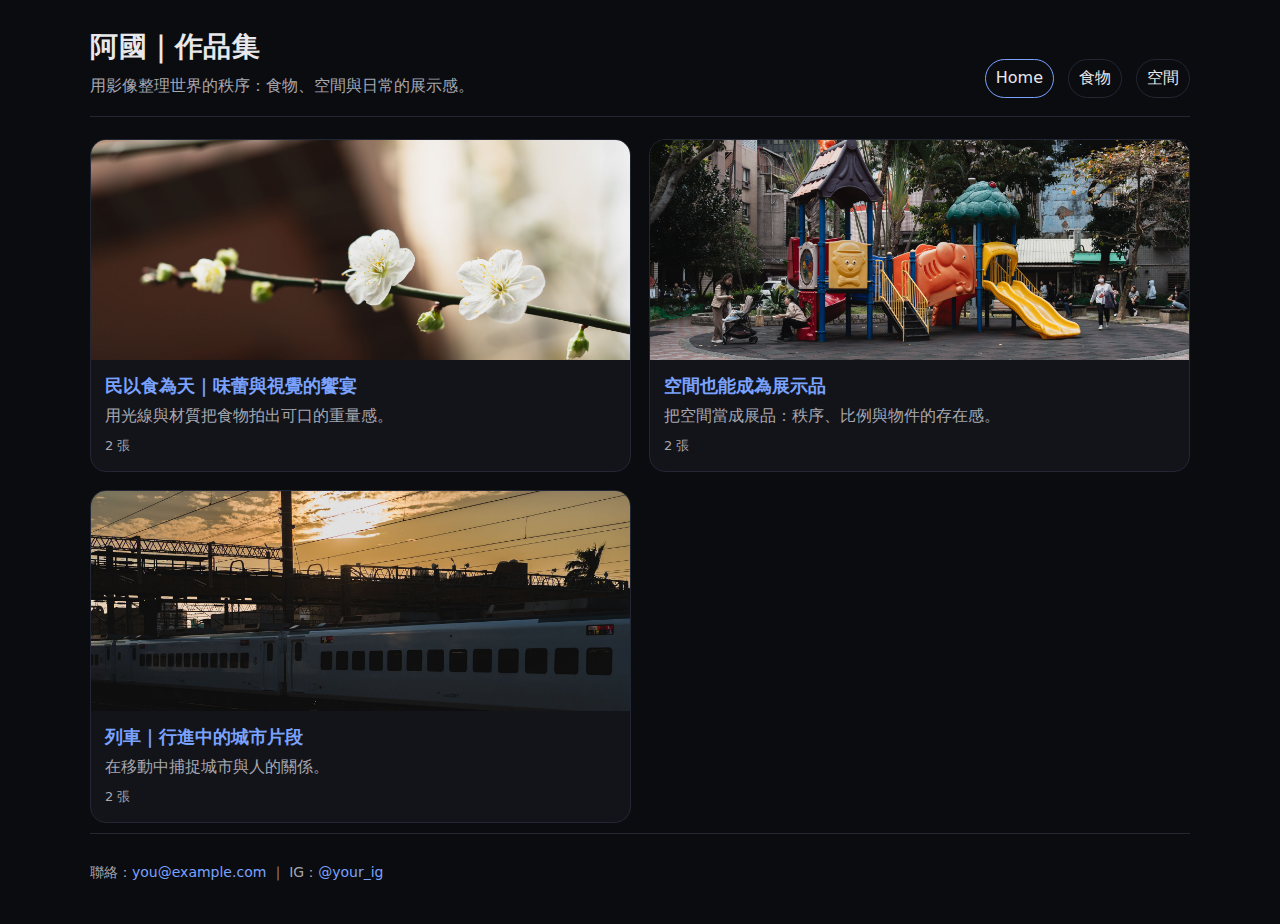
<file: index.html>
<!doctype html>
<html lang="zh-Hant">
<head>
  <meta charset="utf-8" />
  <meta name="viewport" content="width=device-width,initial-scale=1" />
  <title>阿國｜作品集</title>
  <link rel="stylesheet" href="css/styles.css" />
</head>
<body>
  <header class="container header">
    <div>
      <h1 class="title">阿國｜作品集</h1>
      <p class="subtitle">用影像整理世界的秩序：食物、空間與日常的展示感。</p>
    </div>
    <nav class="nav">
      <a href="index.html" class="active">Home</a>
      <a href="series.html?id=food">食物</a>
      <a href="series.html?id=space">空間</a>
    </nav>
  </header>

  <main class="container">
    <section class="series-grid" id="seriesGrid">
      <!-- JS 會把系列卡片塞進來 -->
    </section>

    <section class="footer">
      <p>聯絡：<a href="mailto:you@example.com">you@example.com</a> ｜ IG：<a href="#">@your_ig</a></p>
    </section>
  </main>

  <script src="js/app.js"></script>
</body>
</html>
</file>
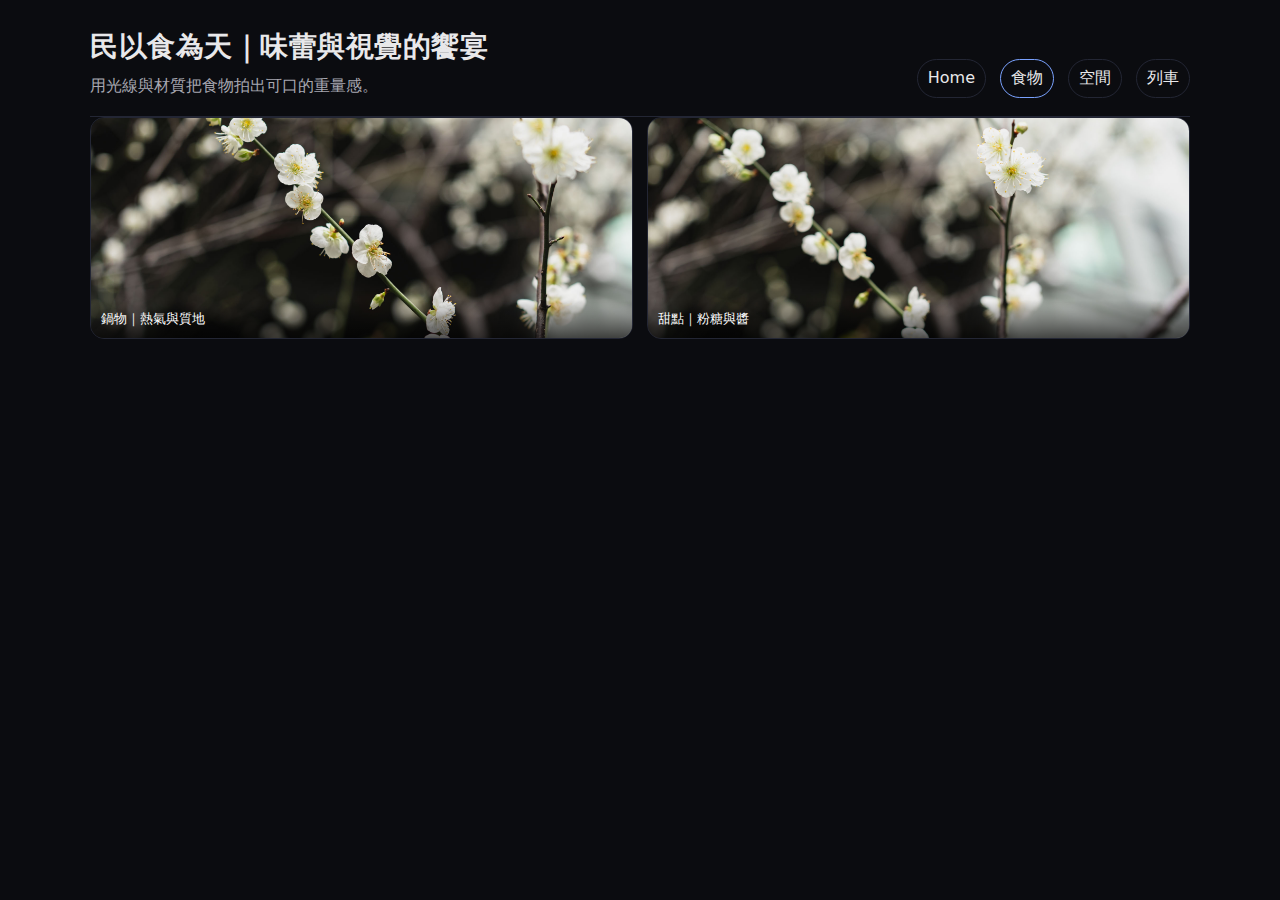
<file: series.html>
<!doctype html>
<html lang="zh-Hant">
<head>
  <meta charset="utf-8" />
  <meta name="viewport" content="width=device-width,initial-scale=1" />
  <title>系列｜阿國作品集</title>
  <link rel="stylesheet" href="css/styles.css" />
</head>
<body>
  <header class="container header">
    <div>
      <h1 class="title" id="seriesTitle">系列</h1>
      <p class="subtitle" id="seriesDesc"></p>
    </div>
    <nav class="nav">
      <a href="index.html">Home</a>
      <a href="series.html?id=food" id="navFood">食物</a>
      <a href="series.html?id=space" id="navSpace">空間</a>
      <a href="series.html?id=train" id="navTrain">列車</a>
    </nav>
  </header>

  <main class="container">
    <section class="gallery" id="gallery">
      <!-- JS 會把照片格子塞進來 -->
    </section>
  </main>

  <!-- Lightbox -->
  <div class="lightbox" id="lightbox" aria-hidden="true">
    <button class="lightbox-close" id="lightboxClose" aria-label="close">✕</button>
    <img class="lightbox-img" id="lightboxImg" alt="" />
    <div class="lightbox-caption" id="lightboxCaption"></div>
  </div>

  <script src="js/app.js"></script>
</body>
</html>
</file>
<file: css/styles.css>
:root{
  --bg:#0b0c10;
  --card:#12141a;
  --text:#e8e8ea;
  --muted:#a7a7b0;
  --line:#232634;
  --accent:#7aa2ff;
  --radius:16px;
}

*{box-sizing:border-box}
body{
  margin:0;
  font-family: system-ui, -apple-system, "Noto Sans TC", Segoe UI, Roboto, "Helvetica Neue", Arial, sans-serif;
  background:var(--bg);
  color:var(--text);
}

a{color:var(--accent); text-decoration:none}
a:hover{text-decoration:underline}

/* 保底：任何圖片都別爆版 */
img{max-width:100%;height:auto;display:block}

.container{
  width:min(1100px, 92vw);
  margin:0 auto;
}

.header{
  display:flex;
  justify-content:space-between;
  gap:24px;
  padding:28px 0 18px;
  border-bottom:1px solid var(--line);
  align-items:flex-end;
}

.title{margin:0; font-size:28px; letter-spacing:0.5px}
.subtitle{margin:8px 0 0; color:var(--muted); line-height:1.5}

.nav{
  display:flex;
  gap:14px;
  flex-wrap:wrap;
}
.nav a{
  padding:8px 10px;
  border:1px solid var(--line);
  border-radius:999px;
  color:var(--text);
  background:transparent;
}
.nav a.active{
  border-color:var(--accent);
}

.series-grid{
  display:grid;
  grid-template-columns: repeat(2, minmax(0,1fr));
  gap:18px;
  padding:22px 0 10px;
}
@media (max-width: 720px){
  .header{align-items:flex-start; flex-direction:column}
  .series-grid{grid-template-columns:1fr}
}

.series-card{
  background:var(--card);
  border:1px solid var(--line);
  border-radius:var(--radius);
  overflow:hidden;
  display:grid;
  grid-template-rows: 220px auto;
}
.series-card img{
  width:100%;
  height:100%;
  object-fit:cover;
  display:block;
}
.series-card .pad{padding:14px 14px 16px}
.series-card h2{margin:0 0 6px; font-size:18px}
.series-card p{margin:0; color:var(--muted); line-height:1.45}
.series-card .meta{margin-top:10px; color:var(--muted); font-size:13px}

/* 系列頁：縮圖牆 */
.gallery{
  display:grid;
  grid-template-columns: repeat(auto-fit, minmax(240px, 1fr));
  gap:14px;
}

@media (max-width: 980px){ .gallery{grid-template-columns: repeat(3,1fr);} }
@media (max-width: 720px){ .gallery{grid-template-columns: repeat(2,1fr);} }
@media (max-width: 420px){ .gallery{grid-template-columns: 1fr;} }

/* 每張縮圖卡片 */
.thumb{
  border-radius:14px;
  overflow:hidden;
  border:1px solid #232634;
  background:#0f1117;
  cursor:pointer;
}

/* ✅ 重點：縮圖高度固定 + cover 裁切 */
.thumb img{
  width:100%;
  height:220px;        /* 想更大就 240；想更密就 180 */
  object-fit:cover;
}
.thumb:hover img{transform:scale(1.03)}

/* caption 漸層 */
.thumb .cap{
  position:absolute;
  left:0; right:0; bottom:0;
  padding:10px;
  background: linear-gradient(to top, rgba(0,0,0,.65), rgba(0,0,0,0));
  color:#fff;
  font-size:13px;
}
/* 讓 caption 能定位 */
.thumb{position:relative}

.footer{
  border-top:1px solid var(--line);
  padding:16px 0 28px;
  color:var(--muted);
  font-size:14px;
}

.lightbox{
  position:fixed;
  inset:0;
  background: rgba(0,0,0,.82);
  display:none;
  place-items:center;
  padding:18px;
}
.lightbox.open{display:grid}
.lightbox-img{
  max-width:min(1100px, 96vw);
  max-height:82vh;
  border-radius:14px;
  border:1px solid rgba(255,255,255,.12);
}
.lightbox-close{
  position:fixed;
  top:14px;
  right:14px;
  width:42px;
  height:42px;
  border-radius:999px;
  border:1px solid rgba(255,255,255,.18);
  background: rgba(20,20,26,.7);
  color:#fff;
  font-size:18px;
  cursor:pointer;
}
.lightbox-caption{
  margin-top:10px;
  color:rgba(255,255,255,.85);
  font-size:14px;
  text-align:center;
  max-width:min(1100px, 96vw);
}
</file>
